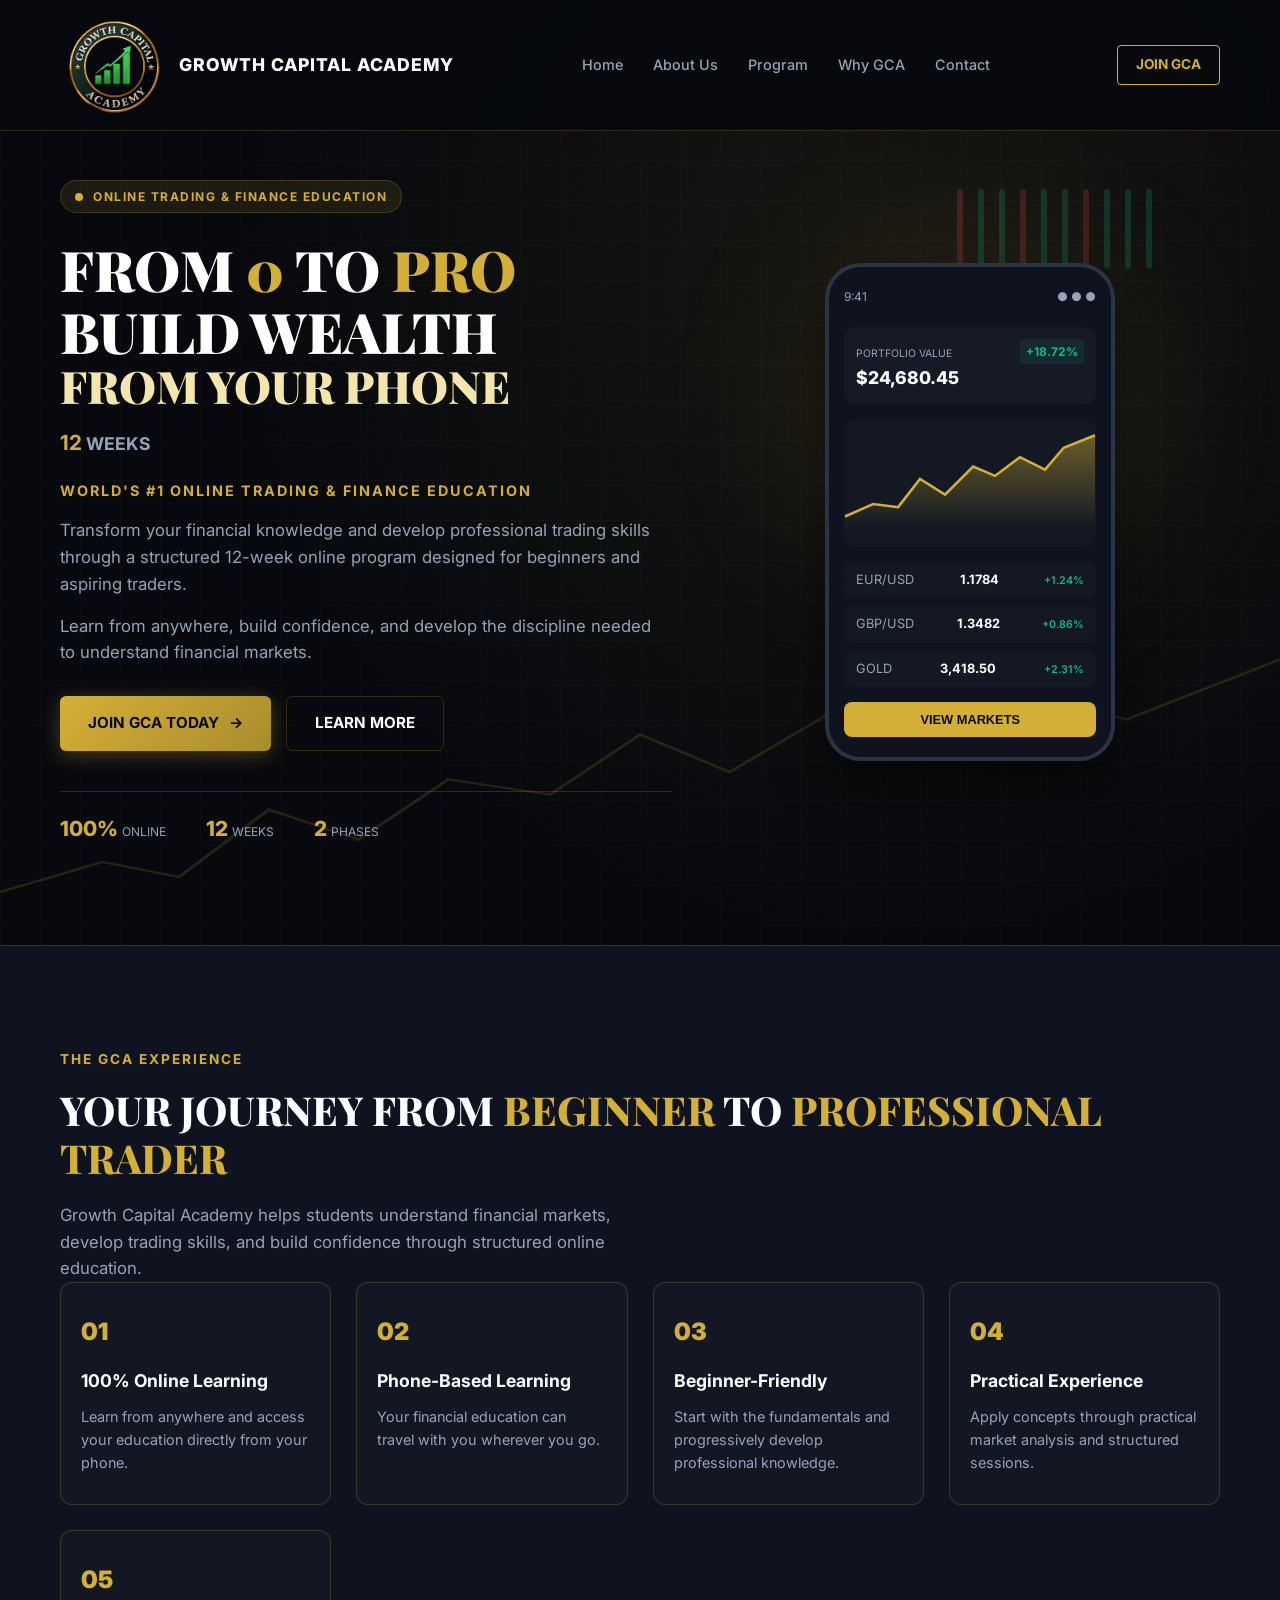
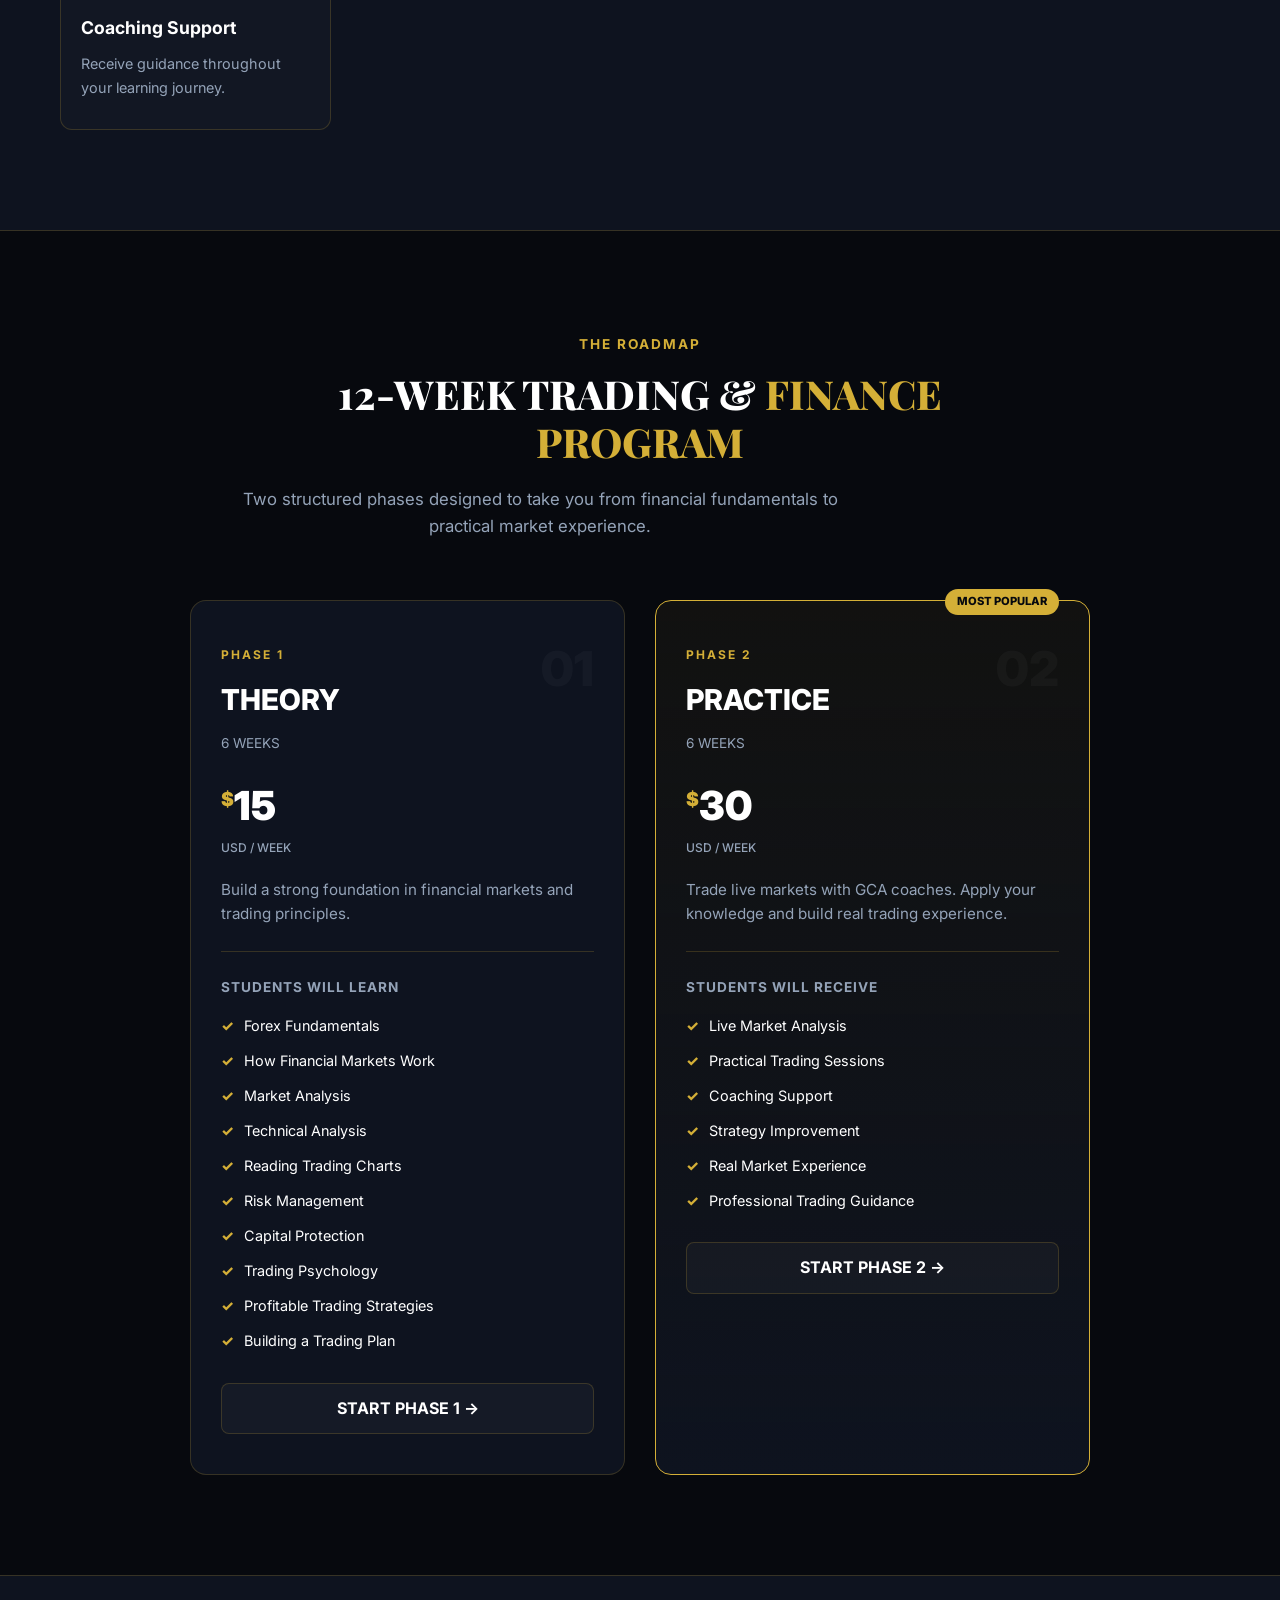
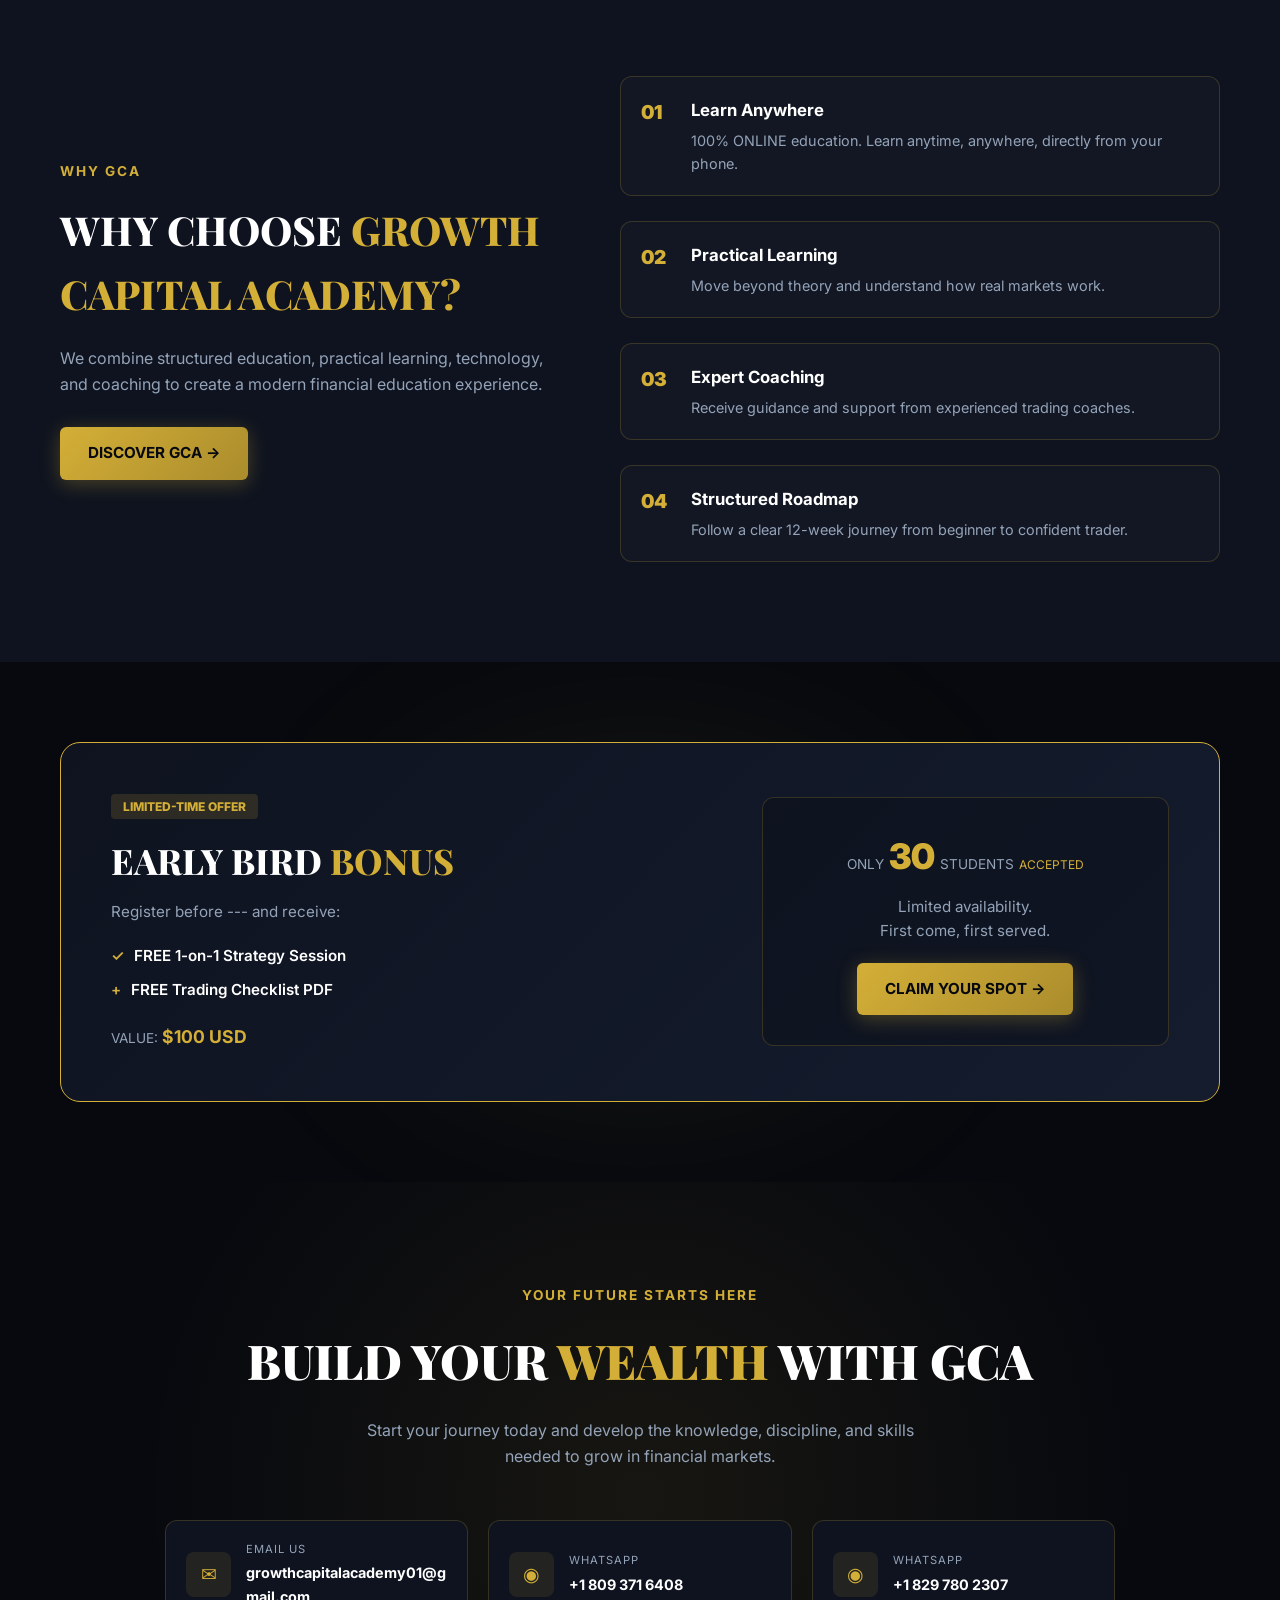
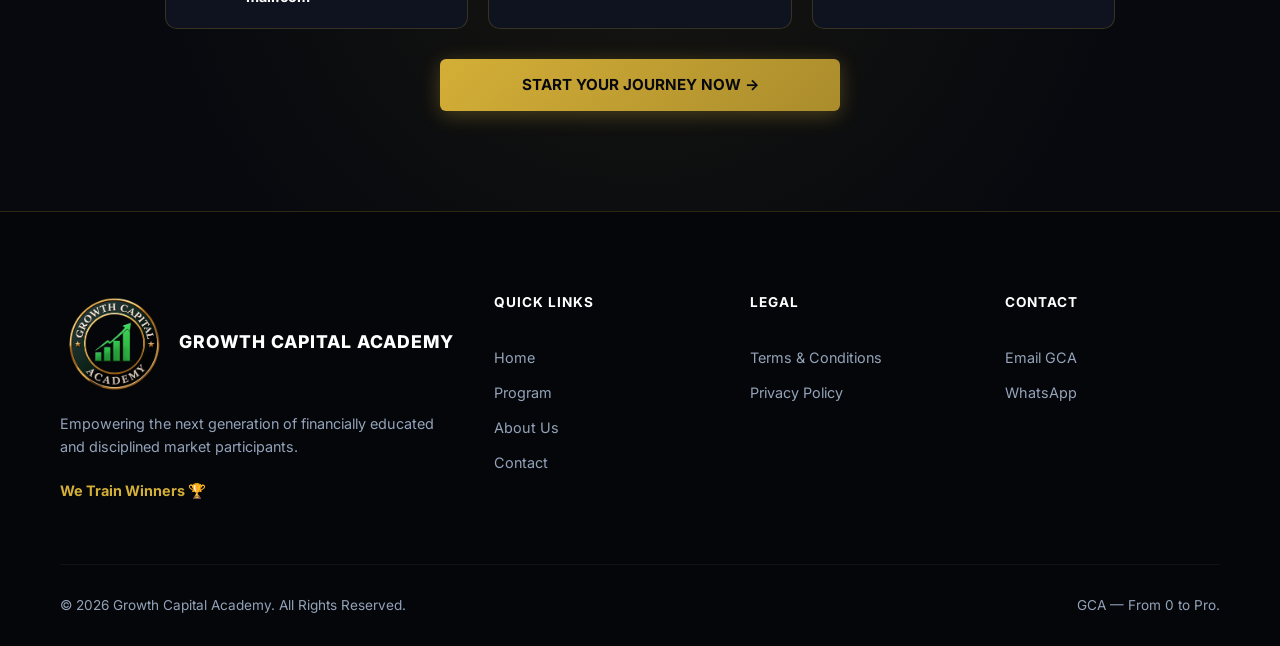
<file: index.html>
<!DOCTYPE html>
<html lang="en">
<head>
    <meta charset="UTF-8">
    <meta name="viewport" content="width=device-width, initial-scale=1.0">

    <meta name="description" content="Growth Capital Academy - From 0 to Pro. Build wealth from your phone in 12 weeks.">
    <meta name="keywords" content="trading academy, forex, finance education, trading course, Growth Capital Academy">

    <title>Growth Capital Academy | From 0 to Pro</title>

    <!-- Google Fonts -->
    <link rel="preconnect" href="https://fonts.googleapis.com">
    <link rel="preconnect" href="https://fonts.gstatic.com" crossorigin>
    <link href="https://fonts.googleapis.com/css2?family=Inter:wght@300;400;500;600;700;800;900&family=Playfair+Display:wght@600;700;800&display=swap" rel="stylesheet">

    <!-- CSS -->
    <link rel="stylesheet" href="style.css">
</head>

<body>

<!-- ================= NAVBAR ================= -->

<header class="navbar">
    <div class="container nav-container">

        <!-- LOGO EN HAUT -->
        <a href="#home" class="logo">
            <img src="GCA.png" alt="Growth Capital Academy" class="logo-img">
            <span class="logo-text">GROWTH CAPITAL ACADEMY</span>
        </a>

        <nav class="nav-menu">
            <a href="#home">Home</a>
            <a href="#about">About Us</a>
            <a href="#program">Program</a>
            <a href="#why-us">Why GCA</a>
            <a href="#contact">Contact</a>
        </nav>

        <a href="#program" class="nav-button">JOIN GCA</a>

        <button class="menu-toggle" id="menuToggle">
            <span></span>
            <span></span>
            <span></span>
        </button>

    </div>
</header>


<!-- ================= HERO ================= -->

<section class="hero" id="home">

    <div class="hero-grid"></div>

    <div class="chart-background">
        <svg viewBox="0 0 1000 400" preserveAspectRatio="none">
            <polyline
                points="0,340 80,300 140,320 210,230 280,270 350,190 430,210 500,130 570,180 650,100 720,140 800,70 880,110 1000,30"
                fill="none"
                stroke="#d4af37"
                stroke-width="3"
            />
        </svg>
    </div>

    <div class="candles">
        <div class="candle red"></div>
        <div class="candle green"></div>
        <div class="candle green"></div>
        <div class="candle red"></div>
        <div class="candle green"></div>
        <div class="candle green"></div>
        <div class="candle red"></div>
        <div class="candle green"></div>
        <div class="candle green"></div>
        <div class="candle green"></div>
    </div>


    <div class="container hero-container">

        <div class="hero-content">

            <div class="hero-badge">
                <span class="pulse"></span>
                ONLINE TRADING & FINANCE EDUCATION
            </div>

            <h1>
                FROM <span>0</span> TO <span>PRO</span>
                <br>
                BUILD WEALTH
                <br>
                <em>FROM YOUR PHONE</em>
            </h1>

            <div class="hero-time">
                <span>12</span> WEEKS
            </div>

            <p class="hero-subtitle">
                WORLD'S #1 ONLINE TRADING & FINANCE EDUCATION
            </p>

            <p class="hero-description">
                Transform your financial knowledge and develop professional
                trading skills through a structured 12-week online program
                designed for beginners and aspiring traders.
            </p>

            <p class="hero-description second">
                Learn from anywhere, build confidence, and develop the
                discipline needed to understand financial markets.
            </p>

            <div class="hero-buttons">
                <a href="#program" class="btn btn-gold">
                    JOIN GCA TODAY
                    <span>→</span>
                </a>

                <a href="#about" class="btn btn-outline">
                    LEARN MORE
                </a>
            </div>

            <div class="trust-row">
                <div>
                    <strong>100%</strong>
                    <span>ONLINE</span>
                </div>
                <div>
                    <strong>12</strong>
                    <span>WEEKS</span>
                </div>
                <div>
                    <strong>2</strong>
                    <span>PHASES</span>
                </div>
            </div>

        </div>

        <!-- PHONE MOCKUP -->
        <div class="phone-wrapper">
            <div class="phone-glow"></div>
            <div class="phone">
                <div class="phone-top">
                    <span>9:41</span>
                    <span>● ● ●</span>
                </div>

                <div class="trading-header">
                    <div>
                        <small>PORTFOLIO VALUE</small>
                        <h3>$24,680.45</h3>
                    </div>
                    <span class="profit">+18.72%</span>
                </div>

                <div class="mini-chart">
                    <svg viewBox="0 0 400 160">
                        <defs>
                            <linearGradient id="chartGradient" x1="0%" y1="0%" x2="0%" y2="100%">
                                <stop offset="0%" stop-color="#d4af37" stop-opacity=".45"/>
                                <stop offset="100%" stop-color="#d4af37" stop-opacity="0"/>
                            </linearGradient>
                        </defs>
                        <path
                            d="M0 140 L45 120 L85 125 L120 80 L160 105 L205 60 L240 75 L280 45 L320 65 L350 30 L400 10 L400 160 L0 160 Z"
                            fill="url(#chartGradient)"
                        />
                        <polyline
                            points="0,140 45,120 85,125 120,80 160,105 205,60 240,75 280,45 320,65 350,30 400,10"
                            fill="none"
                            stroke="#d4af37"
                            stroke-width="4"
                        />
                    </svg>
                </div>

                <div class="market-list">
                    <div class="market-item">
                        <span>EUR/USD</span>
                        <strong>1.1784</strong>
                        <small class="up">+1.24%</small>
                    </div>
                    <div class="market-item">
                        <span>GBP/USD</span>
                        <strong>1.3482</strong>
                        <small class="up">+0.86%</small>
                    </div>
                    <div class="market-item">
                        <span>GOLD</span>
                        <strong>3,418.50</strong>
                        <small class="up">+2.31%</small>
                    </div>
                </div>

                <button class="trade-button">VIEW MARKETS</button>
            </div>
        </div>

    </div>
</section>


<!-- ================= ABOUT ================= -->

<section class="section about-section" id="about">
    <div class="container">
        <div class="section-heading reveal">
            <span class="section-label">THE GCA EXPERIENCE</span>
            <h2>
                YOUR JOURNEY FROM
                <span>BEGINNER</span> TO
                <span>PROFESSIONAL TRADER</span>
            </h2>
            <p>
                Growth Capital Academy helps students understand financial
                markets, develop trading skills, and build confidence through
                structured online education.
            </p>
        </div>

        <div class="benefit-grid">
            <div class="benefit-card reveal">
                <div class="benefit-icon">01</div>
                <h3>100% Online Learning</h3>
                <p>Learn from anywhere and access your education directly from your phone.</p>
            </div>
            <div class="benefit-card reveal">
                <div class="benefit-icon">02</div>
                <h3>Phone-Based Learning</h3>
                <p>Your financial education can travel with you wherever you go.</p>
            </div>
            <div class="benefit-card reveal">
                <div class="benefit-icon">03</div>
                <h3>Beginner-Friendly</h3>
                <p>Start with the fundamentals and progressively develop professional knowledge.</p>
            </div>
            <div class="benefit-card reveal">
                <div class="benefit-icon">04</div>
                <h3>Practical Experience</h3>
                <p>Apply concepts through practical market analysis and structured sessions.</p>
            </div>
            <div class="benefit-card reveal">
                <div class="benefit-icon">05</div>
                <h3>Coaching Support</h3>
                <p>Receive guidance throughout your learning journey.</p>
            </div>
        </div>
    </div>
</section>


<!-- ================= PROGRAM ================= -->

<section class="section program-section" id="program">
    <div class="container">
        <div class="section-heading center reveal">
            <span class="section-label">THE ROADMAP</span>
            <h2>
                12-WEEK TRADING &
                <span>FINANCE PROGRAM</span>
            </h2>
            <p>Two structured phases designed to take you from financial fundamentals to practical market experience.</p>
        </div>

        <div class="program-grid">
            <!-- PHASE 1 -->
            <div class="program-card reveal">
                <div class="program-number">01</div>
                <div class="program-top">
                    <span class="phase-tag">PHASE 1</span>
                    <h3>THEORY</h3>
                    <div class="duration">6 WEEKS</div>
                    <div class="price">
                        <sup>$</sup>15
                        <small>USD / WEEK</small>
                    </div>
                </div>
                <p class="program-description">Build a strong foundation in financial markets and trading principles.</p>
                <div class="program-divider"></div>
                <h4>STUDENTS WILL LEARN</h4>
                <ul class="check-list">
                    <li>Forex Fundamentals</li>
                    <li>How Financial Markets Work</li>
                    <li>Market Analysis</li>
                    <li>Technical Analysis</li>
                    <li>Reading Trading Charts</li>
                    <li>Risk Management</li>
                    <li>Capital Protection</li>
                    <li>Trading Psychology</li>
                    <li>Profitable Trading Strategies</li>
                    <li>Building a Trading Plan</li>
                </ul>
                <a href="#contact" class="program-button">START PHASE 1 →</a>
            </div>

            <!-- PHASE 2 -->
            <div class="program-card featured reveal">
                <div class="popular">MOST POPULAR</div>
                <div class="program-number">02</div>
                <div class="program-top">
                    <span class="phase-tag">PHASE 2</span>
                    <h3>PRACTICE</h3>
                    <div class="duration">6 WEEKS</div>
                    <div class="price">
                        <sup>$</sup>30
                        <small>USD / WEEK</small>
                    </div>
                </div>
                <p class="program-description">Trade live markets with GCA coaches. Apply your knowledge and build real trading experience.</p>
                <div class="program-divider"></div>
                <h4>STUDENTS WILL RECEIVE</h4>
                <ul class="check-list">
                    <li>Live Market Analysis</li>
                    <li>Practical Trading Sessions</li>
                    <li>Coaching Support</li>
                    <li>Strategy Improvement</li>
                    <li>Real Market Experience</li>
                    <li>Professional Trading Guidance</li>
                </ul>
                <a href="#contact" class="program-button">START PHASE 2 →</a>
            </div>
        </div>
    </div>
</section>


<!-- ================= WHY GCA ================= -->

<section class="section why-section" id="why-us">
    <div class="container">
        <div class="why-grid">
            <div class="why-content reveal">
                <span class="section-label">WHY GCA</span>
                <h2>
                    WHY CHOOSE
                    <span>GROWTH CAPITAL ACADEMY?</span>
                </h2>
                <p>We combine structured education, practical learning, technology, and coaching to create a modern financial education experience.</p>
                <a href="#contact" class="btn btn-gold">DISCOVER GCA →</a>
            </div>

            <div class="features">
                <div class="feature reveal">
                    <div class="feature-icon">01</div>
                    <div>
                        <h3>Learn Anywhere</h3>
                        <p>100% ONLINE education. Learn anytime, anywhere, directly from your phone.</p>
                    </div>
                </div>
                <div class="feature reveal">
                    <div class="feature-icon">02</div>
                    <div>
                        <h3>Practical Learning</h3>
                        <p>Move beyond theory and understand how real markets work.</p>
                    </div>
                </div>
                <div class="feature reveal">
                    <div class="feature-icon">03</div>
                    <div>
                        <h3>Expert Coaching</h3>
                        <p>Receive guidance and support from experienced trading coaches.</p>
                    </div>
                </div>
                <div class="feature reveal">
                    <div class="feature-icon">04</div>
                    <div>
                        <h3>Structured Roadmap</h3>
                        <p>Follow a clear 12-week journey from beginner to confident trader.</p>
                    </div>
                </div>
            </div>
        </div>
    </div>
</section>


<!-- ================= BONUS ================= -->

<section class="bonus-section">
    <div class="bonus-glow"></div>
    <div class="container">
        <div class="bonus-card reveal">
            <div class="bonus-left">
                <span class="bonus-label">LIMITED-TIME OFFER</span>
                <h2>EARLY BIRD <span>BONUS</span></h2>
                <p>Register before --- and receive:</p>
                <div class="bonus-items">
                    <div class="bonus-item"><span>✓</span> FREE 1-on-1 Strategy Session</div>
                    <div class="bonus-item"><span>+</span> FREE Trading Checklist PDF</div>
                </div>
                <div class="bonus-value">VALUE: <strong>$100 USD</strong></div>
            </div>
            <div class="bonus-right">
                <div class="spots">
                    <span>ONLY</span>
                    <strong>30</strong>
                    <span>STUDENTS</span>
                    <small>ACCEPTED</small>
                </div>
                <p>Limited availability.<br>First come, first served.</p>
                <a href="#contact" class="btn btn-gold">CLAIM YOUR SPOT →</a>
            </div>
        </div>
    </div>
</section>


<!-- ================= CTA ================= -->

<section class="cta-section" id="contact">
    <div class="container">
        <div class="cta-content reveal">
            <span class="section-label">YOUR FUTURE STARTS HERE</span>
            <h2>BUILD YOUR <span>WEALTH</span> WITH GCA</h2>
            <p>Start your journey today and develop the knowledge, discipline, and skills needed to grow in financial markets.</p>

            <div class="contact-buttons">
                <a href="mailto:growthcapitalacademy01@gmail.com" class="contact-card">
                    <span class="contact-icon">✉</span>
                    <div>
                        <small>EMAIL US</small>
                        <strong>growthcapitalacademy01@gmail.com</strong>
                    </div>
                </a>

                <a href="https://wa.me/18093716408" target="_blank" class="contact-card">
                    <span class="contact-icon">◉</span>
                    <div>
                        <small>WHATSAPP</small>
                        <strong>+1 809 371 6408</strong>
                    </div>
                </a>

                <a href="https://wa.me/18297802307" target="_blank" class="contact-card">
                    <span class="contact-icon">◉</span>
                    <div>
                        <small>WHATSAPP</small>
                        <strong>+1 829 780 2307</strong>
                    </div>
                </a>
            </div>

            <a href="mailto:growthcapitalacademy01@gmail.com" class="btn btn-gold large-btn">
                START YOUR JOURNEY NOW →
            </a>
        </div>
    </div>
</section>


<!-- ================= FOOTER ================= -->

<footer>
    <div class="container">
        <div class="footer-top">

            <!-- LOGO EN BAS (FOOTER) -->
            <div class="footer-brand">
                <a href="#home" class="logo">
                    <img src="GCA.png" alt="Growth Capital Academy" class="logo-img">
                    <span class="logo-text">GROWTH CAPITAL ACADEMY</span>
                </a>
                
                <p>Empowering the next generation of financially educated and disciplined market participants.</p>
                <strong class="winner">We Train Winners 🏆</strong>
            </div>

            <div class="footer-links">
                <h4>QUICK LINKS</h4>
                <a href="#home">Home</a>
                <a href="#program">Program</a>
                <a href="#about">About Us</a>
                <a href="#contact">Contact</a>
            </div>

            <div class="footer-links">
                <h4>LEGAL</h4>
                <a href="#">Terms & Conditions</a>
                <a href="#">Privacy Policy</a>
            </div>

            <div class="footer-links">
                <h4>CONTACT</h4>
                <a href="mailto:growthcapitalacademy01@gmail.com">Email GCA</a>
                <a href="https://wa.me/18093716408" target="_blank">WhatsApp</a>
            </div>

        </div>

        <div class="footer-bottom">
            <p>© <span id="year">2026</span> Growth Capital Academy. All Rights Reserved.</p>
            <p>GCA — From 0 to Pro.</p>
        </div>
    </div>
</footer>

<script src="script.js"></script>
</body>
</html>
</file>
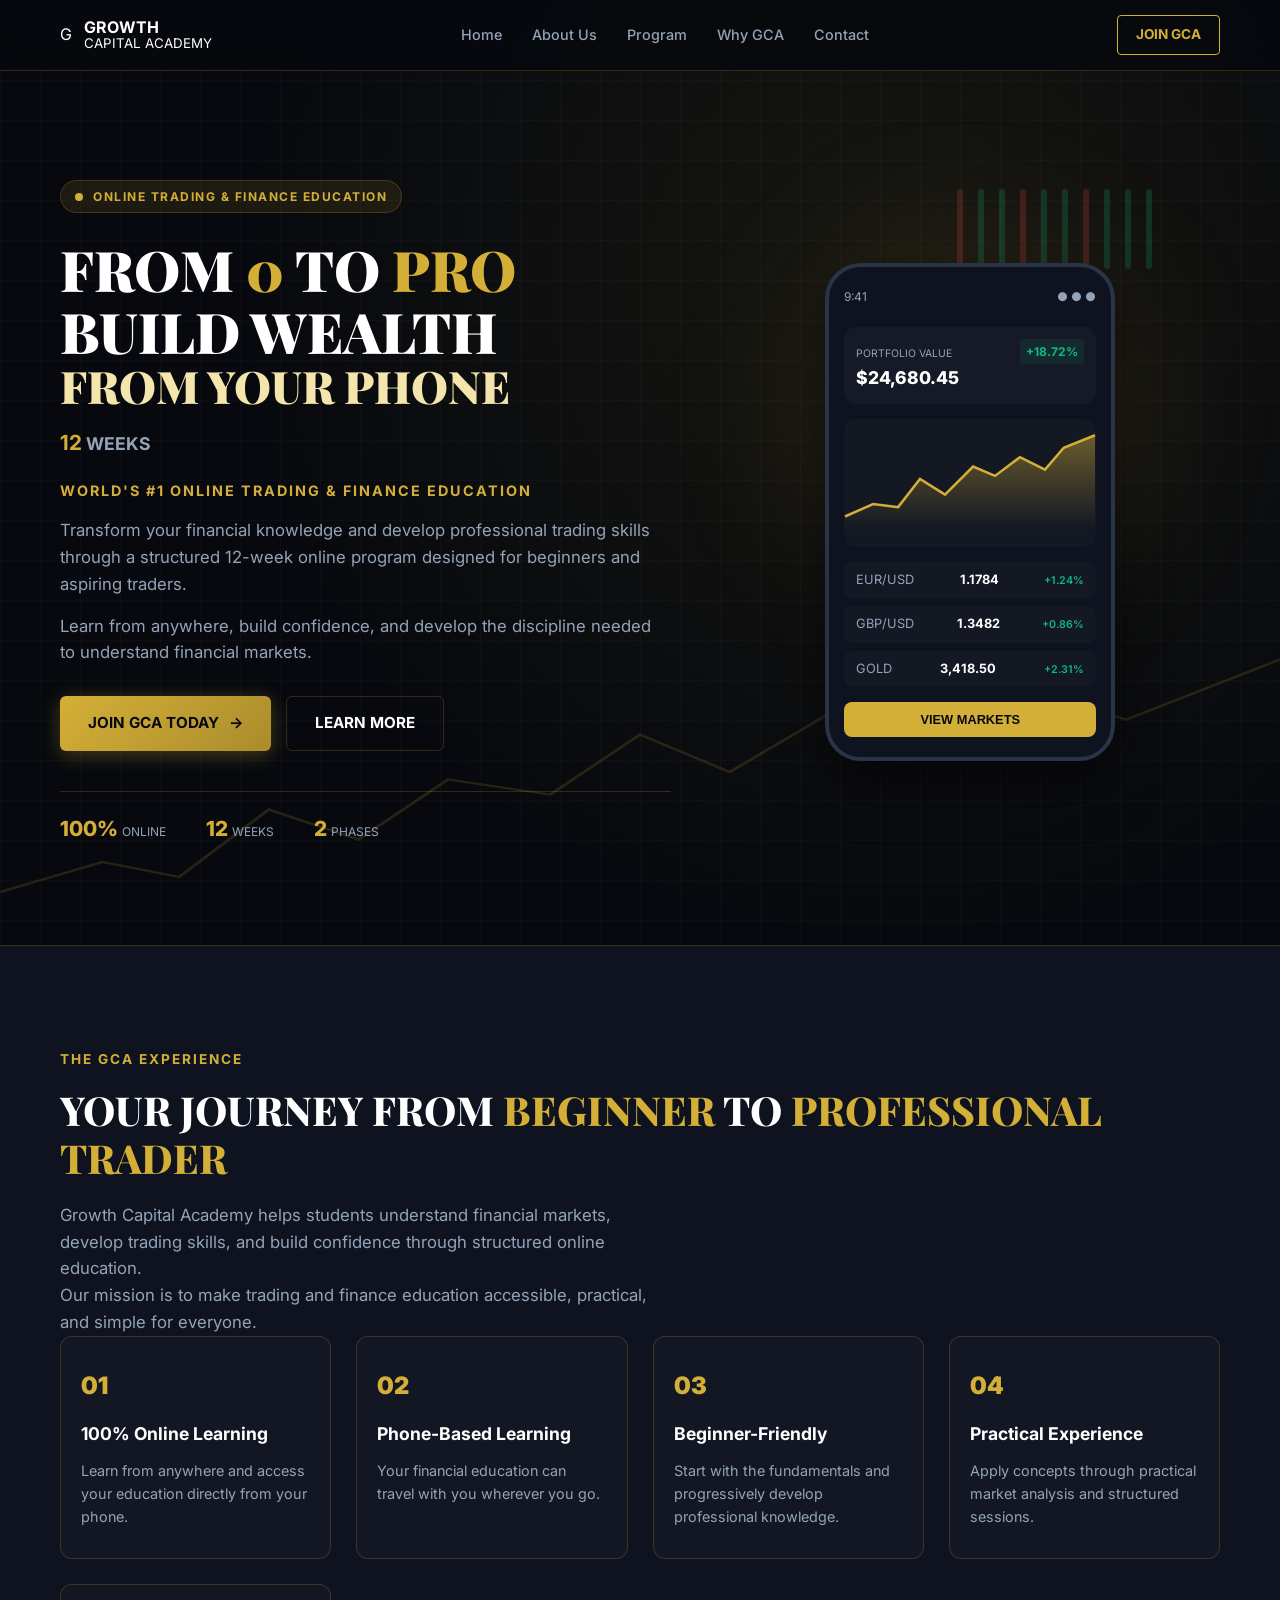
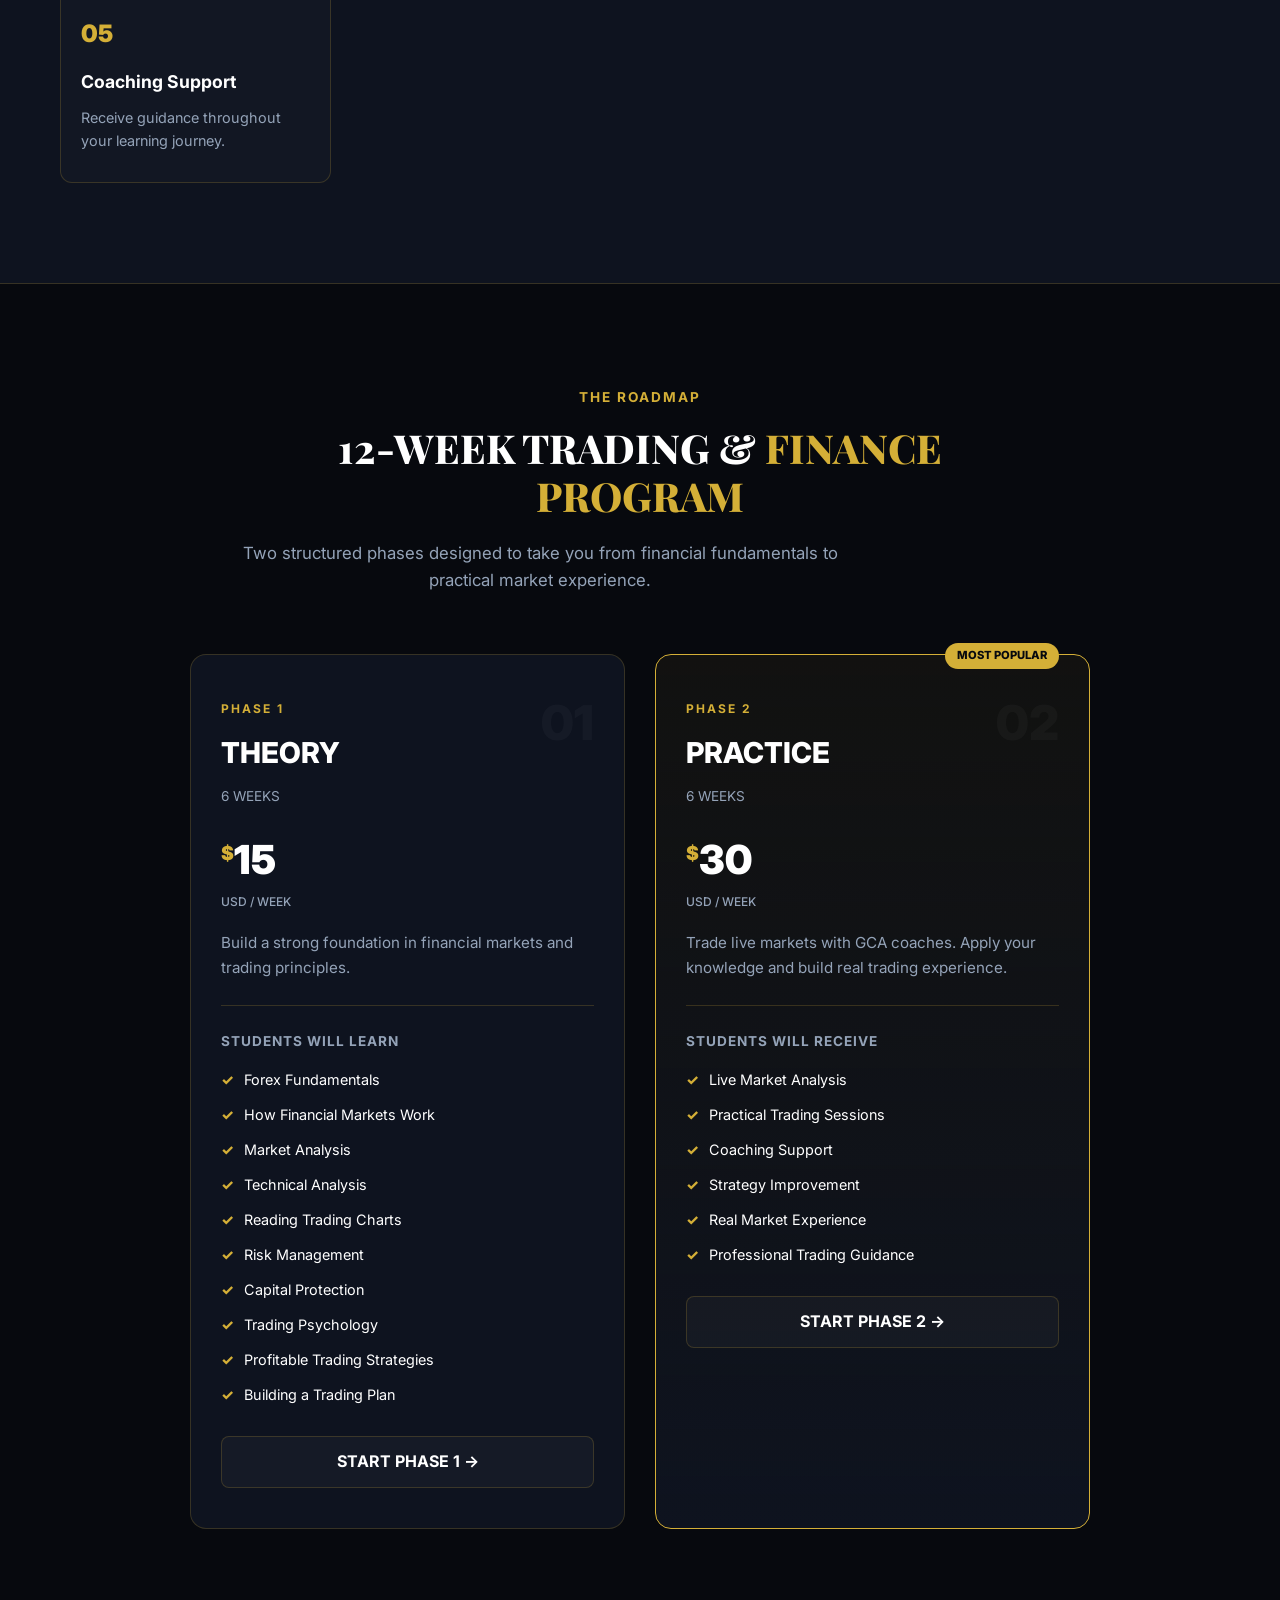
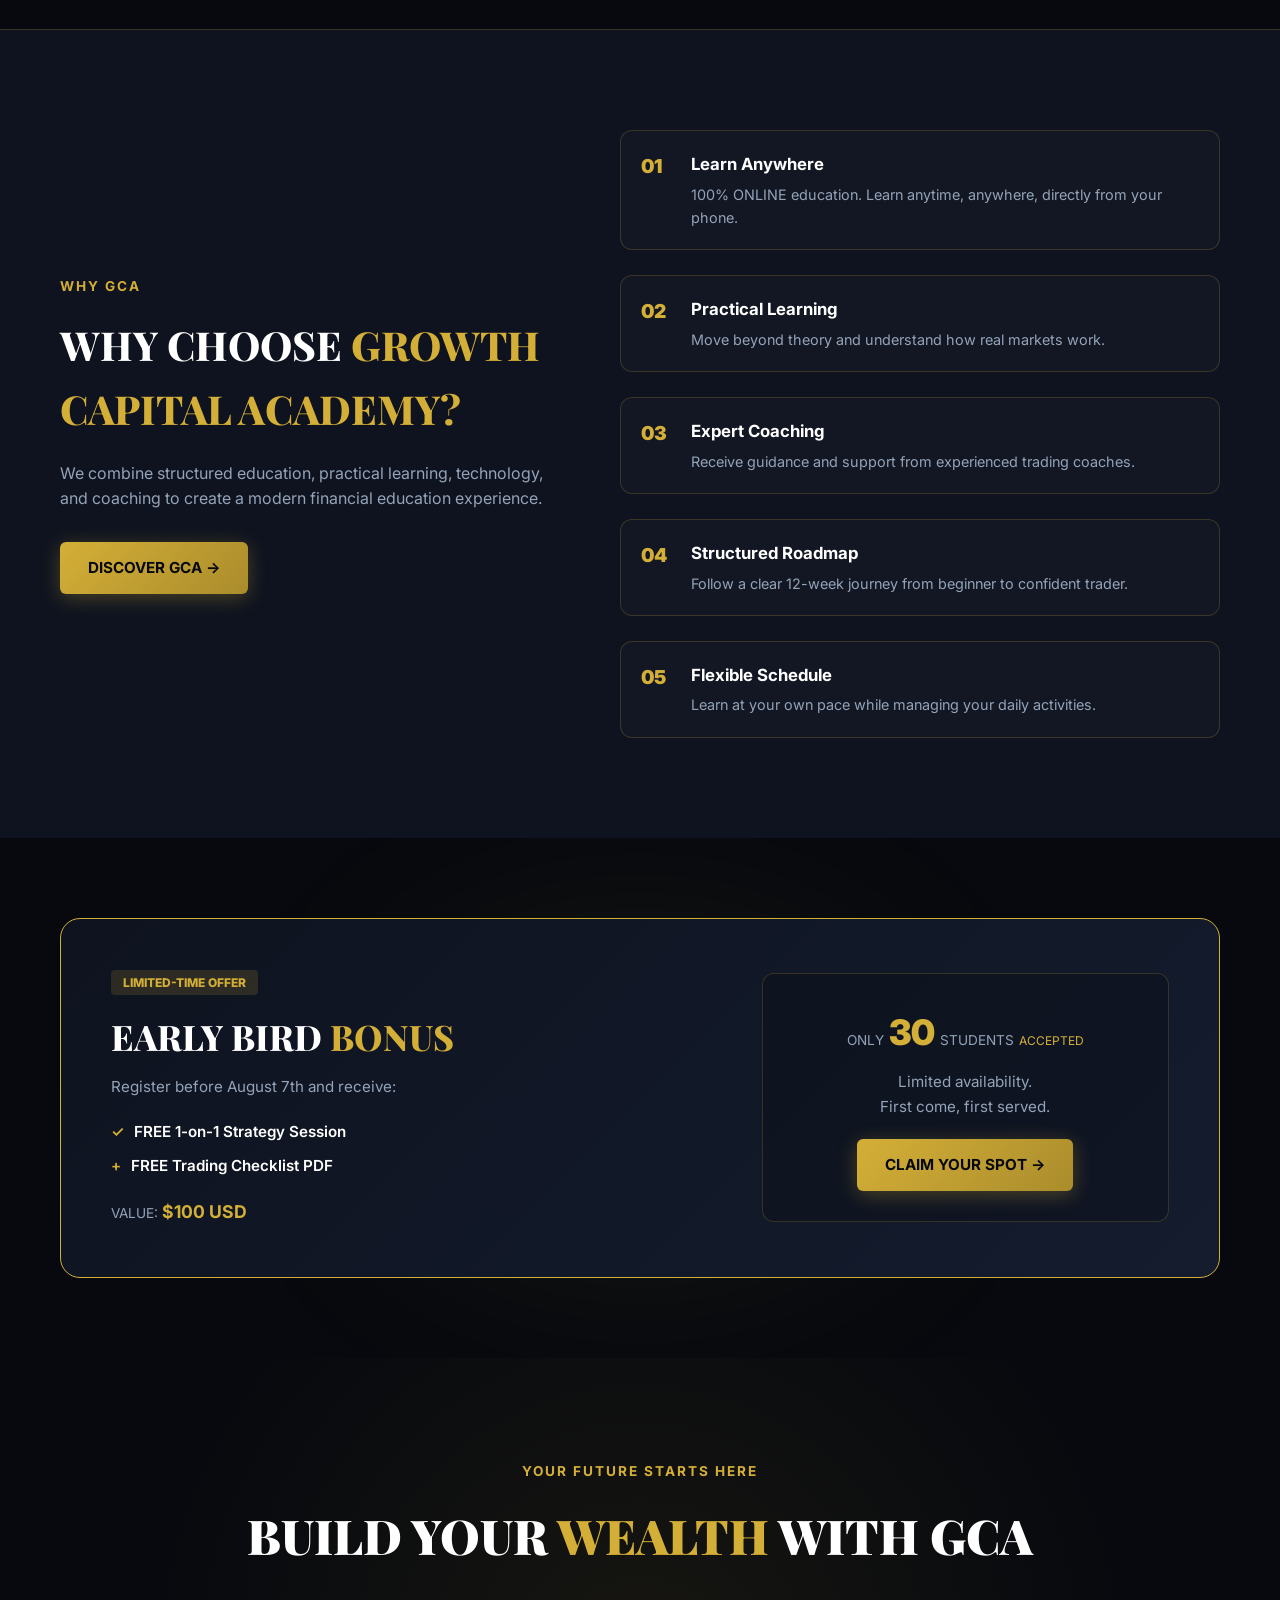
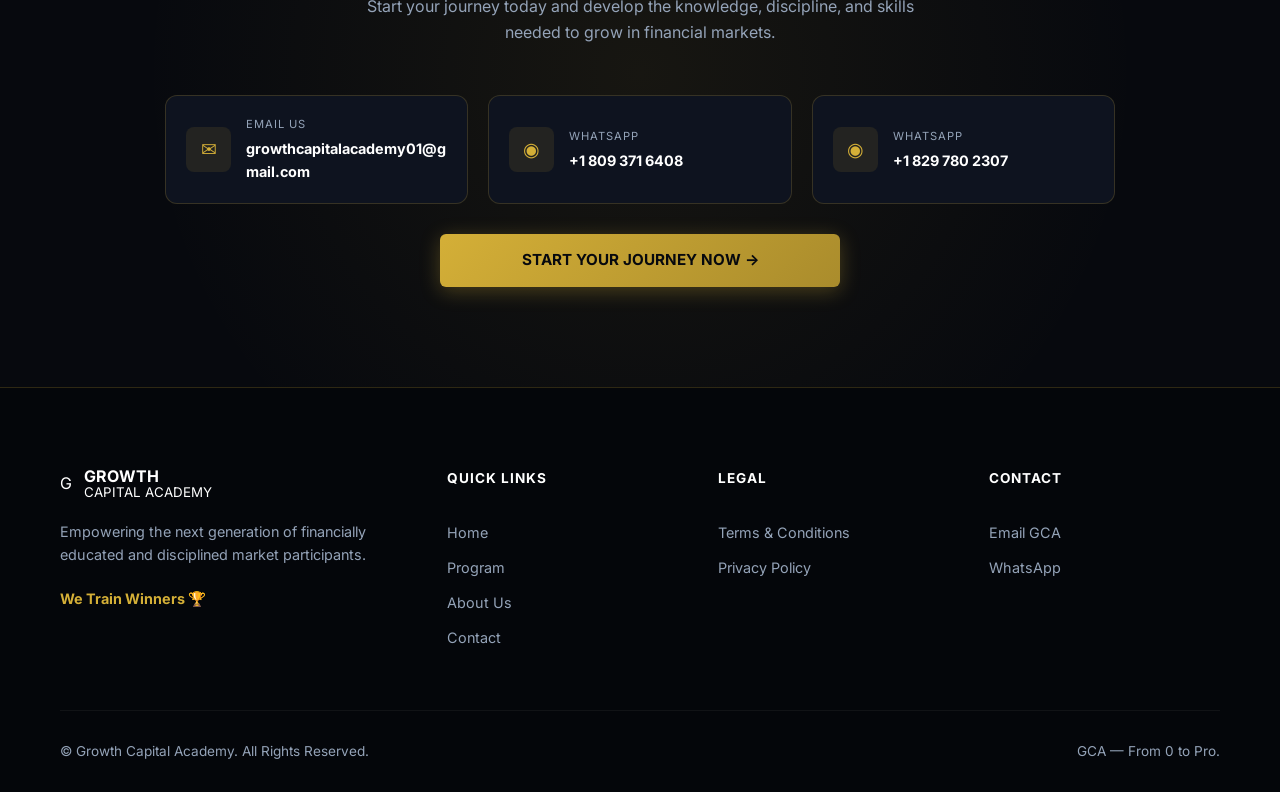
<file: code.html>
<!DOCTYPE html>
<html lang="en">
<head>
    <meta charset="UTF-8">
    <meta name="viewport" content="width=device-width, initial-scale=1.0">

    <meta name="description" content="Growth Capital Academy - From 0 to Pro. Build wealth from your phone in 12 weeks.">
    <meta name="keywords" content="trading academy, forex, finance education, trading course, Growth Capital Academy">

    <title>Growth Capital Academy | From 0 to Pro</title>

    <!-- Google Fonts -->
    <link rel="preconnect" href="https://fonts.googleapis.com">
    <link rel="preconnect" href="https://fonts.gstatic.com" crossorigin>
    <link href="https://fonts.googleapis.com/css2?family=Inter:wght@300;400;500;600;700;800;900&family=Playfair+Display:wght@600;700;800&display=swap" rel="stylesheet">

    <!-- CSS -->
    <link rel="stylesheet" href="style.css">
</head>

<body>

<!-- ================= NAVBAR ================= -->

<header class="navbar">
    <div class="container nav-container">

        <a href="#home" class="logo">
            <span class="logo-mark">G</span>
            <span>
                <strong>GROWTH</strong>
                <small>CAPITAL ACADEMY</small>
            </span>
        </a>

        <nav class="nav-menu">
            <a href="#home">Home</a>
            <a href="#about">About Us</a>
            <a href="#program">Program</a>
            <a href="#why-us">Why GCA</a>
            <a href="#contact">Contact</a>
        </nav>

        <a href="#program" class="nav-button">JOIN GCA</a>

        <button class="menu-toggle" id="menuToggle">
            <span></span>
            <span></span>
            <span></span>
        </button>

    </div>
</header>


<!-- ================= HERO ================= -->

<section class="hero" id="home">

    <div class="hero-grid"></div>

    <!-- Financial chart background -->
    <div class="chart-background">
        <svg viewBox="0 0 1000 400" preserveAspectRatio="none">
            <polyline
                points="0,340 80,300 140,320 210,230 280,270 350,190 430,210 500,130 570,180 650,100 720,140 800,70 880,110 1000,30"
                fill="none"
                stroke="#d4af37"
                stroke-width="3"
            />
        </svg>
    </div>

    <!-- Candlesticks -->
    <div class="candles">
        <div class="candle red"></div>
        <div class="candle green"></div>
        <div class="candle green"></div>
        <div class="candle red"></div>
        <div class="candle green"></div>
        <div class="candle green"></div>
        <div class="candle red"></div>
        <div class="candle green"></div>
        <div class="candle green"></div>
        <div class="candle green"></div>
    </div>


    <div class="container hero-container">

        <div class="hero-content">

            <div class="hero-badge">
                <span class="pulse"></span>
                ONLINE TRADING & FINANCE EDUCATION
            </div>

            <h1>
                FROM <span>0</span> TO <span>PRO</span>
                <br>
                BUILD WEALTH
                <br>
                <em>FROM YOUR PHONE</em>
            </h1>

            <div class="hero-time">
                <span>12</span> WEEKS
            </div>

            <p class="hero-subtitle">
                WORLD'S #1 ONLINE TRADING & FINANCE EDUCATION
            </p>

            <p class="hero-description">
                Transform your financial knowledge and develop professional
                trading skills through a structured 12-week online program
                designed for beginners and aspiring traders.
            </p>

            <p class="hero-description second">
                Learn from anywhere, build confidence, and develop the
                discipline needed to understand financial markets.
            </p>

            <div class="hero-buttons">

                <a href="#program" class="btn btn-gold">
                    JOIN GCA TODAY
                    <span>→</span>
                </a>

                <a href="#about" class="btn btn-outline">
                    LEARN MORE
                </a>

            </div>

            <div class="trust-row">
                <div>
                    <strong>100%</strong>
                    <span>ONLINE</span>
                </div>

                <div>
                    <strong>12</strong>
                    <span>WEEKS</span>
                </div>

                <div>
                    <strong>2</strong>
                    <span>PHASES</span>
                </div>
            </div>

        </div>


        <!-- PHONE MOCKUP -->

        <div class="phone-wrapper">

            <div class="phone-glow"></div>

            <div class="phone">

                <div class="phone-top">
                    <span>9:41</span>
                    <span>● ● ●</span>
                </div>

                <div class="trading-header">
                    <div>
                        <small>PORTFOLIO VALUE</small>
                        <h3>$24,680.45</h3>
                    </div>

                    <span class="profit">+18.72%</span>
                </div>

                <div class="mini-chart">

                    <svg viewBox="0 0 400 160">
                        <defs>
                            <linearGradient id="chartGradient"
                                x1="0%" y1="0%"
                                x2="0%" y2="100%">
                                <stop offset="0%" stop-color="#d4af37" stop-opacity=".45"/>
                                <stop offset="100%" stop-color="#d4af37" stop-opacity="0"/>
                            </linearGradient>
                        </defs>

                        <path
                            d="M0 140 L45 120 L85 125 L120 80 L160 105 L205 60 L240 75 L280 45 L320 65 L350 30 L400 10 L400 160 L0 160 Z"
                            fill="url(#chartGradient)"
                        />

                        <polyline
                            points="0,140 45,120 85,125 120,80 160,105 205,60 240,75 280,45 320,65 350,30 400,10"
                            fill="none"
                            stroke="#d4af37"
                            stroke-width="4"
                        />
                    </svg>

                </div>

                <div class="market-list">

                    <div class="market-item">
                        <span>EUR/USD</span>
                        <strong>1.1784</strong>
                        <small class="up">+1.24%</small>
                    </div>

                    <div class="market-item">
                        <span>GBP/USD</span>
                        <strong>1.3482</strong>
                        <small class="up">+0.86%</small>
                    </div>

                    <div class="market-item">
                        <span>GOLD</span>
                        <strong>3,418.50</strong>
                        <small class="up">+2.31%</small>
                    </div>

                </div>

                <button class="trade-button">
                    VIEW MARKETS
                </button>

            </div>

        </div>

    </div>
</section>


<!-- ================= ABOUT ================= -->

<section class="section about-section" id="about">

    <div class="container">

        <div class="section-heading reveal">

            <span class="section-label">THE GCA EXPERIENCE</span>

            <h2>
                YOUR JOURNEY FROM
                <span>BEGINNER</span> TO
                <span>PROFESSIONAL TRADER</span>
            </h2>

            <p>
                Growth Capital Academy helps students understand financial
                markets, develop trading skills, and build confidence through
                structured online education.
            </p>

            <p>
                Our mission is to make trading and finance education accessible,
                practical, and simple for everyone.
            </p>

        </div>


        <div class="benefit-grid">

            <div class="benefit-card reveal">
                <div class="benefit-icon">01</div>
                <h3>100% Online Learning</h3>
                <p>
                    Learn from anywhere and access your education directly
                    from your phone.
                </p>
            </div>

            <div class="benefit-card reveal">
                <div class="benefit-icon">02</div>
                <h3>Phone-Based Learning</h3>
                <p>
                    Your financial education can travel with you wherever
                    you go.
                </p>
            </div>

            <div class="benefit-card reveal">
                <div class="benefit-icon">03</div>
                <h3>Beginner-Friendly</h3>
                <p>
                    Start with the fundamentals and progressively develop
                    professional knowledge.
                </p>
            </div>

            <div class="benefit-card reveal">
                <div class="benefit-icon">04</div>
                <h3>Practical Experience</h3>
                <p>
                    Apply concepts through practical market analysis and
                    structured sessions.
                </p>
            </div>

            <div class="benefit-card reveal">
                <div class="benefit-icon">05</div>
                <h3>Coaching Support</h3>
                <p>
                    Receive guidance throughout your learning journey.
                </p>
            </div>

        </div>

    </div>

</section>


<!-- ================= PROGRAM ================= -->

<section class="section program-section" id="program">

    <div class="container">

        <div class="section-heading center reveal">

            <span class="section-label">THE ROADMAP</span>

            <h2>
                12-WEEK TRADING &
                <span>FINANCE PROGRAM</span>
            </h2>

            <p>
                Two structured phases designed to take you from financial
                fundamentals to practical market experience.
            </p>

        </div>


        <div class="program-grid">

            <!-- PHASE 1 -->

            <div class="program-card reveal">

                <div class="program-number">01</div>

                <div class="program-top">

                    <span class="phase-tag">PHASE 1</span>

                    <h3>THEORY</h3>

                    <div class="duration">
                        6 WEEKS
                    </div>

                    <div class="price">
                        <sup>$</sup>15
                        <small>USD / WEEK</small>
                    </div>

                </div>

                <p class="program-description">
                    Build a strong foundation in financial markets and
                    trading principles.
                </p>

                <div class="program-divider"></div>

                <h4>STUDENTS WILL LEARN</h4>

                <ul class="check-list">
                    <li>Forex Fundamentals</li>
                    <li>How Financial Markets Work</li>
                    <li>Market Analysis</li>
                    <li>Technical Analysis</li>
                    <li>Reading Trading Charts</li>
                    <li>Risk Management</li>
                    <li>Capital Protection</li>
                    <li>Trading Psychology</li>
                    <li>Profitable Trading Strategies</li>
                    <li>Building a Trading Plan</li>
                </ul>

                <a href="#contact" class="program-button">
                    START PHASE 1 →
                </a>

            </div>


            <!-- PHASE 2 -->

            <div class="program-card featured reveal">

                <div class="popular">
                    MOST POPULAR
                </div>

                <div class="program-number">02</div>

                <div class="program-top">

                    <span class="phase-tag">PHASE 2</span>

                    <h3>PRACTICE</h3>

                    <div class="duration">
                        6 WEEKS
                    </div>

                    <div class="price">
                        <sup>$</sup>30
                        <small>USD / WEEK</small>
                    </div>

                </div>

                <p class="program-description">
                    Trade live markets with GCA coaches. Apply your knowledge
                    and build real trading experience.
                </p>

                <div class="program-divider"></div>

                <h4>STUDENTS WILL RECEIVE</h4>

                <ul class="check-list">
                    <li>Live Market Analysis</li>
                    <li>Practical Trading Sessions</li>
                    <li>Coaching Support</li>
                    <li>Strategy Improvement</li>
                    <li>Real Market Experience</li>
                    <li>Professional Trading Guidance</li>
                </ul>

                <a href="#contact" class="program-button">
                    START PHASE 2 →
                </a>

            </div>

        </div>

    </div>

</section>


<!-- ================= WHY GCA ================= -->

<section class="section why-section" id="why-us">

    <div class="container">

        <div class="why-grid">

            <div class="why-content reveal">

                <span class="section-label">WHY GCA</span>

                <h2>
                    WHY CHOOSE
                    <span>GROWTH CAPITAL ACADEMY?</span>
                </h2>

                <p>
                    We combine structured education, practical learning,
                    technology, and coaching to create a modern financial
                    education experience.
                </p>

                <a href="#contact" class="btn btn-gold">
                    DISCOVER GCA →
                </a>

            </div>


            <div class="features">

                <div class="feature reveal">
                    <div class="feature-icon">01</div>
                    <div>
                        <h3>Learn Anywhere</h3>
                        <p>
                            100% ONLINE education. Learn anytime, anywhere,
                            directly from your phone.
                        </p>
                    </div>
                </div>

                <div class="feature reveal">
                    <div class="feature-icon">02</div>
                    <div>
                        <h3>Practical Learning</h3>
                        <p>
                            Move beyond theory and understand how real markets
                            work.
                        </p>
                    </div>
                </div>

                <div class="feature reveal">
                    <div class="feature-icon">03</div>
                    <div>
                        <h3>Expert Coaching</h3>
                        <p>
                            Receive guidance and support from experienced
                            trading coaches.
                        </p>
                    </div>
                </div>

                <div class="feature reveal">
                    <div class="feature-icon">04</div>
                    <div>
                        <h3>Structured Roadmap</h3>
                        <p>
                            Follow a clear 12-week journey from beginner to
                            confident trader.
                        </p>
                    </div>
                </div>

                <div class="feature reveal">
                    <div class="feature-icon">05</div>
                    <div>
                        <h3>Flexible Schedule</h3>
                        <p>
                            Learn at your own pace while managing your daily
                            activities.
                        </p>
                    </div>
                </div>

            </div>

        </div>

    </div>

</section>


<!-- ================= BONUS ================= -->

<section class="bonus-section">

    <div class="bonus-glow"></div>

    <div class="container">

        <div class="bonus-card reveal">

            <div class="bonus-left">

                <span class="bonus-label">
                    LIMITED-TIME OFFER
                </span>

                <h2>
                    EARLY BIRD
                    <span>BONUS</span>
                </h2>

                <p>
                    Register before August 7th and receive:
                </p>

                <div class="bonus-items">

                    <div class="bonus-item">
                        <span>✓</span>
                        FREE 1-on-1 Strategy Session
                    </div>

                    <div class="bonus-item">
                        <span>+</span>
                        FREE Trading Checklist PDF
                    </div>

                </div>

                <div class="bonus-value">
                    VALUE:
                    <strong>$100 USD</strong>
                </div>

            </div>


            <div class="bonus-right">

                <div class="spots">
                    <span>ONLY</span>
                    <strong>30</strong>
                    <span>STUDENTS</span>
                    <small>ACCEPTED</small>
                </div>

                <p>
                    Limited availability.<br>
                    First come, first served.
                </p>

                <a href="#contact" class="btn btn-gold">
                    CLAIM YOUR SPOT →
                </a>

            </div>

        </div>

    </div>

</section>


<!-- ================= CTA ================= -->

<section class="cta-section" id="contact">

    <div class="container">

        <div class="cta-content reveal">

            <span class="section-label">YOUR FUTURE STARTS HERE</span>

            <h2>
                BUILD YOUR
                <span>WEALTH</span>
                WITH GCA
            </h2>

            <p>
                Start your journey today and develop the knowledge,
                discipline, and skills needed to grow in financial markets.
            </p>

            <div class="contact-buttons">

                <a href="mailto:growthcapitalacademy01@gmail.com"
                   class="contact-card">

                    <span class="contact-icon">✉</span>

                    <div>
                        <small>EMAIL US</small>
                        <strong>growthcapitalacademy01@gmail.com</strong>
                    </div>

                </a>


                <a href="https://wa.me/18093716408"
                   target="_blank"
                   class="contact-card">

                    <span class="contact-icon">◉</span>

                    <div>
                        <small>WHATSAPP</small>
                        <strong>+1 809 371 6408</strong>
                    </div>

                </a>


                <a href="https://wa.me/18297802307"
                   target="_blank"
                   class="contact-card">

                    <span class="contact-icon">◉</span>

                    <div>
                        <small>WHATSAPP</small>
                        <strong>+1 829 780 2307</strong>
                    </div>

                </a>

            </div>

            <a href="mailto:growthcapitalacademy01@gmail.com"
               class="btn btn-gold large-btn">
                START YOUR JOURNEY NOW →
            </a>

        </div>

    </div>

</section>


<!-- ================= FOOTER ================= -->

<footer>

    <div class="container">

        <div class="footer-top">

            <div class="footer-brand">

                <a href="#home" class="logo">
                    <span class="logo-mark">G</span>
                    <span>
                        <strong>GROWTH</strong>
                        <small>CAPITAL ACADEMY</small>
                    </span>
                </a>

                <p>
                    Empowering the next generation of financially educated
                    and disciplined market participants.
                </p>

                <strong class="winner">
                    We Train Winners 🏆
                </strong>

            </div>


            <div class="footer-links">

                <h4>QUICK LINKS</h4>

                <a href="#home">Home</a>
                <a href="#program">Program</a>
                <a href="#about">About Us</a>
                <a href="#contact">Contact</a>

            </div>


            <div class="footer-links">

                <h4>LEGAL</h4>

                <a href="#">Terms & Conditions</a>
                <a href="#">Privacy Policy</a>

            </div>


            <div class="footer-links">

                <h4>CONTACT</h4>

                <a href="mailto:growthcapitalacademy01@gmail.com">
                    Email GCA
                </a>

                <a href="https://wa.me/18093716408" target="_blank">
                    WhatsApp
                </a>

            </div>

        </div>


        <div class="footer-bottom">

            <p>
                © <span id="year"></span> Growth Capital Academy.
                All Rights Reserved.
            </p>

            <p>
                GCA — From 0 to Pro.
            </p>

        </div>

    </div>

</footer>


<!-- JavaScript -->
<script src="script.js"></script>

</body>
</html>
</file>
<file: style.css>
/* ==========================================================================
   GROWTH CAPITAL ACADEMY - MAIN STYLESHEET
   ========================================================================== */

:root {
    --bg-dark: #07090e;
    --bg-card: #0e131f;
    --bg-card-hover: #141c2e;
    --gold: #d4af37;
    --gold-light: #f3e5ab;
    --gold-dark: #aa8c2c;
    --text-main: #ffffff;
    --text-muted: #94a3b8;
    --border-color: rgba(212, 175, 55, 0.2);
    --transition: all 0.3s ease;
}

* {
    margin: 0;
    padding: 0;
    box-sizing: border-box;
}

html {
    scroll-behavior: smooth;
}

body {
    font-family: 'Inter', sans-serif;
    background-color: var(--bg-dark);
    color: var(--text-main);
    line-height: 1.6;
    overflow-x: hidden;
}

a {
    text-decoration: none;
    color: inherit;
}

ul {
    list-style: none;
}

.container {
    width: 100%;
    max-width: 1200px;
    margin: 0 auto;
    padding: 0 20px;
}

/* --- BUTTONS --- */
.btn {
    display: inline-flex;
    align-items: center;
    justify-content: center;
    gap: 10px;
    padding: 14px 28px;
    font-weight: 700;
    font-size: 0.95rem;
    border-radius: 6px;
    cursor: pointer;
    transition: var(--transition);
    text-align: center;
}

.btn-gold {
    background: linear-gradient(135deg, var(--gold) 0%, var(--gold-dark) 100%);
    color: var(--bg-dark);
    box-shadow: 0 4px 20px rgba(212, 175, 55, 0.3);
}

.btn-gold:hover {
    transform: translateY(-2px);
    box-shadow: 0 6px 25px rgba(212, 175, 55, 0.5);
}

.btn-outline {
    background: transparent;
    color: var(--text-main);
    border: 1px solid var(--border-color);
}

.btn-outline:hover {
    border-color: var(--gold);
    color: var(--gold);
}

.large-btn {
    width: 100%;
    max-width: 400px;
    margin: 20px auto 0;
    display: flex;
}

/* --- SECTION GENERAL --- */
.section {
    padding: 100px 0;
    position: relative;
}

.section-label {
    display: inline-block;
    font-size: 0.85rem;
    font-weight: 700;
    letter-spacing: 2px;
    color: var(--gold);
    margin-bottom: 15px;
    text-transform: uppercase;
}

.section-heading h2 {
    font-family: 'Playfair Display', serif;
    font-size: 2.5rem;
    font-weight: 800;
    margin-bottom: 20px;
    line-height: 1.2;
}

.section-heading h2 span {
    color: var(--gold);
}

.section-heading p {
    color: var(--text-muted);
    font-size: 1.05rem;
    max-width: 600px;
}

.section-heading.center {
    text-align: center;
    max-width: 800px;
    margin: 0 auto 60px;
}

/* ==========================================================================
   NAVIGATION BAR & LOGO STYLE
   ========================================================================== */
.navbar {
    position: fixed;
    top: 0;
    left: 0;
    width: 100%;
    background: rgba(7, 9, 14, 0.85);
    backdrop-filter: blur(10px);
    border-bottom: 1px solid var(--border-color);
    z-index: 1000;
    padding: 15px 0;
}

.nav-container {
    display: flex;
    align-items: center;
    justify-content: space-between;
}

/* Style de l'image du logo (Haut et Bas) */
.logo {
    display: flex;
    align-items: center;
    gap: 12px;
}

.logo img.logo-img {
    height: 100px;
    width: auto;
    object-fit: contain;
    flex-shrink: 0;
}

.logo-text {
    font-size: 1.1rem;  
    font-weight: 800;
    letter-spacing: 1px;
    color: var(--text-main);
    white-space: nowrap;  
}
.logo span {
    display: flex;
    flex-direction: column;
    line-height: 1.1;
}


.nav-menu {
    display: flex;
    align-items: center;
    gap: 30px;
}

.nav-menu a {
    font-size: 0.9rem;
    font-weight: 500;
    color: var(--text-muted);
    transition: var(--transition);
}

.nav-menu a:hover {
    color: var(--gold);
}

.nav-button {
    background: transparent;
    color: var(--gold);
    border: 1px solid var(--gold);
    padding: 8px 18px;
    border-radius: 4px;
    font-size: 0.85rem;
    font-weight: 700;
    transition: var(--transition);
}

.nav-button:hover {
    background: var(--gold);
    color: var(--bg-dark);
}

.menu-toggle {
    display: none;
    flex-direction: column;
    gap: 6px;
    background: transparent;
    border: none;
    cursor: pointer;
}

.menu-toggle span {
    display: block;
    width: 25px;
    height: 2px;
    background: var(--text-main);
}

/* ==========================================================================
   HERO SECTION
   ========================================================================== */
.hero {
    position: relative;
    padding: 180px 0 100px;
    background: radial-gradient(circle at 70% 30%, rgba(212, 175, 55, 0.08) 0%, transparent 60%);
    overflow: hidden;
}

.hero-grid {
    position: absolute;
    inset: 0;
    background-image: linear-gradient(to right, rgba(255, 255, 255, 0.02) 1px, transparent 1px),
                      linear-gradient(to bottom, rgba(255, 255, 255, 0.02) 1px, transparent 1px);
    background-size: 40px 40px;
    z-index: 1;
}

.chart-background {
    position: absolute;
    bottom: 0;
    left: 0;
    width: 100%;
    opacity: 0.15;
    pointer-events: none;
    z-index: 1;
}

.chart-background svg {
    width: 100%;
    height: 300px;
}

.candles {
    position: absolute;
    top: 20%;
    right: 10%;
    display: flex;
    gap: 15px;
    opacity: 0.2;
    z-index: 1;
}

.candle {
    width: 6px;
    height: 80px;
    position: relative;
    border-radius: 3px;
}

.candle.green { background: #10b981; }
.candle.red { background: #ef4444; }

.hero-container {
    position: relative;
    z-index: 2;
    display: grid;
    grid-template-columns: 1.1fr 0.9fr;
    gap: 50px;
    align-items: center;
}

.hero-badge {
    display: inline-flex;
    align-items: center;
    gap: 10px;
    background: rgba(212, 175, 55, 0.1);
    border: 1px solid var(--border-color);
    padding: 6px 14px;
    border-radius: 50px;
    font-size: 0.75rem;
    font-weight: 700;
    letter-spacing: 1.5px;
    color: var(--gold);
    margin-bottom: 25px;
}

.pulse {
    width: 8px;
    height: 8px;
    background: var(--gold);
    border-radius: 50%;
    animation: pulse 2s infinite;
}

@keyframes pulse {
    0% { transform: scale(0.95); box-shadow: 0 0 0 0 rgba(212, 175, 55, 0.7); }
    70% { transform: scale(1); box-shadow: 0 0 0 8px rgba(212, 175, 55, 0); }
    100% { transform: scale(0.95); box-shadow: 0 0 0 0 rgba(212, 175, 55, 0); }
}

.hero h1 {
    font-family: 'Playfair Display', serif;
    font-size: 3.5rem;
    font-weight: 900;
    line-height: 1.1;
    margin-bottom: 15px;
}

.hero h1 span { color: var(--gold); }
.hero h1 em {
    font-style: normal;
    color: var(--gold-light);
    font-size: 2.8rem;
    display: block;
}

.hero-time {
    font-size: 1.1rem;
    font-weight: 700;
    color: var(--text-muted);
    margin-bottom: 20px;
}

.hero-time span { color: var(--gold); font-size: 1.3rem; }
.hero-subtitle { font-size: 0.9rem; font-weight: 700; letter-spacing: 2px; color: var(--gold); margin-bottom: 15px; }
.hero-description { color: var(--text-muted); font-size: 1.05rem; margin-bottom: 15px; }
.hero-description.second { margin-bottom: 30px; }
.hero-buttons { display: flex; gap: 15px; margin-bottom: 40px; }

.trust-row {
    display: flex;
    gap: 40px;
    padding-top: 20px;
    border-top: 1px solid var(--border-color);
}

.trust-row strong { font-size: 1.3rem; font-weight: 800; color: var(--gold); }
.trust-row span { font-size: 0.75rem; color: var(--text-muted); }

/* --- PHONE MOCKUP --- */
.phone-wrapper {
    position: relative;
    display: flex;
    justify-content: center;
}

.phone-glow {
    position: absolute;
    width: 300px;
    height: 300px;
    background: rgba(212, 175, 55, 0.15);
    filter: blur(80px);
    border-radius: 50%;
}

.phone {
    position: relative;
    z-index: 2;
    width: 290px;
    background: var(--bg-card);
    border: 4px solid #2a3447;
    border-radius: 36px;
    padding: 20px 15px;
    box-shadow: 0 25px 50px rgba(0, 0, 0, 0.5);
}

.phone-top {
    display: flex;
    justify-content: space-between;
    font-size: 0.75rem;
    color: var(--text-muted);
    margin-bottom: 20px;
}

.trading-header {
    display: flex;
    justify-content: space-between;
    align-items: flex-start;
    background: rgba(255, 255, 255, 0.03);
    padding: 12px;
    border-radius: 12px;
    margin-bottom: 15px;
}

.trading-header small { font-size: 0.65rem; color: var(--text-muted); }
.trading-header h3 { font-size: 1.1rem; font-weight: 800; }
.profit { font-size: 0.75rem; font-weight: 700; color: #10b981; background: rgba(16, 185, 129, 0.1); padding: 3px 6px; border-radius: 4px; }

.mini-chart { background: rgba(255, 255, 255, 0.02); border-radius: 12px; padding: 10px 0; margin-bottom: 15px; }
.mini-chart svg { width: 100%; height: 100px; }

.market-list { display: flex; flex-direction: column; gap: 8px; margin-bottom: 15px; }
.market-item { display: flex; justify-content: space-between; align-items: center; background: rgba(255, 255, 255, 0.02); padding: 8px 12px; border-radius: 8px; font-size: 0.8rem; }
.market-item span { color: var(--text-muted); }
.market-item .up { color: #10b981; font-weight: 600; }

.trade-button { width: 100%; background: var(--gold); color: var(--bg-dark); border: none; padding: 10px; border-radius: 8px; font-weight: 700; font-size: 0.8rem; cursor: pointer; }

/* ==========================================================================
   ABOUT & SECTIONS
   ========================================================================== */
.about-section { background: var(--bg-card); border-top: 1px solid var(--border-color); border-bottom: 1px solid var(--border-color); }
.benefit-grid { display: grid; grid-template-columns: repeat(auto-fit, minmax(220px, 1fr)); gap: 25px; }
.benefit-card { background: rgba(255, 255, 255, 0.02); border: 1px solid var(--border-color); padding: 30px 20px; border-radius: 12px; transition: var(--transition); }
.benefit-card:hover { transform: translateY(-5px); background: var(--bg-card-hover); border-color: var(--gold); }
.benefit-icon { font-size: 1.5rem; font-weight: 900; color: var(--gold); margin-bottom: 15px; }
.benefit-card h3 { font-size: 1.1rem; font-weight: 700; margin-bottom: 10px; }
.benefit-card p { color: var(--text-muted); font-size: 0.9rem; }

/* ==========================================================================
   PROGRAM SECTION
   ========================================================================== */
.program-grid { display: grid; grid-template-columns: repeat(auto-fit, minmax(320px, 1fr)); gap: 30px; max-width: 900px; margin: 0 auto; }
.program-card { position: relative; background: var(--bg-card); border: 1px solid var(--border-color); border-radius: 16px; padding: 40px 30px; }
.program-card.featured { border-color: var(--gold); background: linear-gradient(180deg, rgba(212, 175, 55, 0.05) 0%, var(--bg-card) 100%); }
.popular { position: absolute; top: -12px; right: 30px; background: var(--gold); color: var(--bg-dark); font-size: 0.7rem; font-weight: 800; padding: 4px 12px; border-radius: 20px; }
.program-number { position: absolute; top: 30px; right: 30px; font-size: 3rem; font-weight: 900; color: rgba(255, 255, 255, 0.03); }
.phase-tag { font-size: 0.75rem; font-weight: 700; letter-spacing: 2px; color: var(--gold); }
.program-card h3 { font-size: 1.8rem; font-weight: 800; margin: 10px 0; }
.duration { font-size: 0.85rem; color: var(--text-muted); margin-bottom: 20px; }
.price { font-size: 2.5rem; font-weight: 900; margin-bottom: 20px; }
.price sup { font-size: 1.2rem; color: var(--gold); }
.price small { font-size: 0.75rem; font-weight: 500; color: var(--text-muted); display: block; }
.program-description { color: var(--text-muted); font-size: 0.95rem; margin-bottom: 25px; }
.program-divider { height: 1px; background: var(--border-color); margin-bottom: 25px; }
.program-card h4 { font-size: 0.85rem; letter-spacing: 1px; color: var(--text-muted); margin-bottom: 15px; }
.check-list { display: flex; flex-direction: column; gap: 12px; margin-bottom: 30px; }
.check-list li { display: flex; align-items: center; gap: 10px; font-size: 0.9rem; }
.check-list li::before { content: '✓'; color: var(--gold); font-weight: 800; }
.program-button { display: block; width: 100%; text-align: center; background: rgba(255, 255, 255, 0.03); border: 1px solid var(--border-color); color: var(--text-main); padding: 12px; border-radius: 8px; font-weight: 700; transition: var(--transition); }
.program-card:hover .program-button { background: var(--gold); color: var(--bg-dark); border-color: var(--gold); }

/* ==========================================================================
   WHY SECTION & BONUS
   ========================================================================== */
.why-section { background: var(--bg-card); border-top: 1px solid var(--border-color); }
.why-grid { display: grid; grid-template-columns: 1fr 1.2fr; gap: 60px; align-items: center; }
.why-content h2 { font-family: 'Playfair Display', serif; font-size: 2.5rem; font-weight: 800; margin-bottom: 20px; }
.why-content h2 span { color: var(--gold); }
.why-content p { color: var(--text-muted); margin-bottom: 30px; }
.features { display: flex; flex-direction: column; gap: 25px; }
.feature { display: flex; gap: 20px; background: rgba(255, 255, 255, 0.02); border: 1px solid var(--border-color); padding: 20px; border-radius: 12px; transition: var(--transition); }
.feature:hover { border-color: var(--gold); background: var(--bg-card-hover); }
.feature-icon { font-size: 1.2rem; font-weight: 900; color: var(--gold); min-width: 30px; }
.feature h3 { font-size: 1.05rem; font-weight: 700; margin-bottom: 5px; }
.feature p { color: var(--text-muted); font-size: 0.9rem; margin: 0; }

.bonus-section { position: relative; padding: 80px 0; overflow: hidden; }
.bonus-glow { position: absolute; top: 50%; left: 50%; transform: translate(-50%, -50%); width: 500px; height: 300px; background: rgba(212, 175, 55, 0.1); filter: blur(100px); border-radius: 50%; }
.bonus-card { position: relative; z-index: 2; background: linear-gradient(135deg, var(--bg-card) 0%, #141c2e 100%); border: 1px solid var(--gold); border-radius: 20px; padding: 50px; display: grid; grid-template-columns: 1.2fr 0.8fr; gap: 40px; align-items: center; }
.bonus-label { background: rgba(212, 175, 55, 0.15); color: var(--gold); padding: 5px 12px; border-radius: 4px; font-size: 0.75rem; font-weight: 800; }
.bonus-card h2 { font-family: 'Playfair Display', serif; font-size: 2.2rem; font-weight: 800; margin: 15px 0 10px; }
.bonus-card h2 span { color: var(--gold); }
.bonus-card > div > p { color: var(--text-muted); font-size: 0.95rem; margin-bottom: 20px; }
.bonus-items { display: flex; flex-direction: column; gap: 10px; margin-bottom: 20px; }
.bonus-item { display: flex; align-items: center; gap: 10px; font-size: 0.95rem; font-weight: 600; }
.bonus-item span { color: var(--gold); }
.bonus-value { font-size: 0.85rem; color: var(--text-muted); }
.bonus-value strong { color: var(--gold); font-size: 1.1rem; }
.bonus-right { background: rgba(0, 0, 0, 0.2); border: 1px solid var(--border-color); padding: 30px; border-radius: 12px; text-align: center; }
.spots { display: flex; justify-content: center; align-items: baseline; gap: 5px; margin-bottom: 10px; }
.spots span { font-size: 0.85rem; color: var(--text-muted); }
.spots strong { font-size: 2.2rem; font-weight: 900; color: var(--gold); }
.spots small { font-size: 0.75rem; color: var(--gold); }
.bonus-right p { color: var(--text-muted); font-size: 0.85rem; margin-bottom: 20px; }

/* ==========================================================================
   CTA & CONTACT CARDS (FIXED EMAIL OVERFLOW)
   ========================================================================== */
.cta-section { padding: 100px 0; background: radial-gradient(circle at 50% 50%, rgba(212, 175, 55, 0.08) 0%, transparent 70%); text-align: center; }
.cta-content h2 { font-family: 'Playfair Display', serif; font-size: 3rem; font-weight: 900; margin-bottom: 20px; }
.cta-content h2 span { color: var(--gold); }
.cta-content > p { color: var(--text-muted); max-width: 600px; margin: 0 auto 50px; }

.contact-buttons { display: grid; grid-template-columns: repeat(auto-fit, minmax(280px, 1fr)); gap: 20px; max-width: 950px; margin: 0 auto 30px; }

.contact-card {
    display: flex;
    align-items: center;
    gap: 15px;
    background: var(--bg-card);
    border: 1px solid var(--border-color);
    padding: 20px;
    border-radius: 12px;
    transition: var(--transition);
    text-align: left;
    overflow: hidden; /* Évite tout débordement de l'email */
}

.contact-card:hover {
    border-color: var(--gold);
    background: var(--bg-card-hover);
    transform: translateY(-3px);
}

.contact-icon {
    display: flex;
    align-items: center;
    justify-content: center;
    width: 45px;
    height: 45px;
    background: rgba(212, 175, 55, 0.1);
    color: var(--gold);
    border-radius: 8px;
    font-size: 1.2rem;
    flex-shrink: 0;
}

.contact-card div {
    display: flex;
    flex-direction: column;
    min-width: 0; /* Important pour que l'email long s'adapte bien */
}

.contact-card small {
    font-size: 0.7rem;
    color: var(--text-muted);
    letter-spacing: 1px;
    margin-bottom: 3px;
}

.contact-card strong {
    font-size: 0.9rem;
    font-weight: 700;
    color: var(--text-main);
    word-break: break-all; /* Force la coupure propre de l'adresse e-mail */
    overflow-wrap: break-word;
}

/* ==========================================================================
   FOOTER
   ========================================================================== */
footer { background: #04060a; border-top: 1px solid var(--border-color); padding: 80px 0 30px; }
.footer-top { display: grid; grid-template-columns: 1.5fr 1fr 1fr 1fr; gap: 40px; margin-bottom: 60px; }
.footer-brand p { color: var(--text-muted); font-size: 0.9rem; margin: 20px 0; }
.winner { display: inline-block; color: var(--gold); font-size: 0.9rem; font-weight: 700; }
.footer-links h4 { font-size: 0.85rem; letter-spacing: 1px; margin-bottom: 20px; color: var(--text-main); }
.footer-links { display: flex; flex-direction: column; gap: 12px; }
.footer-links a { color: var(--text-muted); font-size: 0.9rem; transition: var(--transition); word-break: break-all; }
.footer-links a:hover { color: var(--gold); }
.footer-bottom { display: flex; justify-content: space-between; align-items: center; padding-top: 30px; border-top: 1px solid rgba(255, 255, 255, 0.05); color: var(--text-muted); font-size: 0.85rem; }

/* ==========================================================================
   RESPONSIVE DESIGN
   ========================================================================== */
@media (max-width: 992px) {
    .hero-container { grid-template-columns: 1fr; text-align: center; gap: 60px; }
    .hero-buttons { justify-content: center; }
    .trust-row { justify-content: center; }
    .why-grid { grid-template-columns: 1fr; gap: 40px; }
    .bonus-card { grid-template-columns: 1fr; padding: 30px; }
    .footer-top { grid-template-columns: 1fr 1fr; gap: 30px; }
}

@media (max-width: 768px) {
    .nav-menu, .nav-button { display: none; }
    .menu-toggle { display: flex; }
    .hero h1 { font-size: 2.5rem; }
    .hero h1 em { font-size: 2rem; }
    .section-heading h2 { font-size: 2rem; }
    .cta-content h2 { font-size: 2.2rem; }
    .footer-top { grid-template-columns: 1fr; }
    .footer-bottom { flex-direction: column; gap: 15px; text-align: center; }
}
</file>
